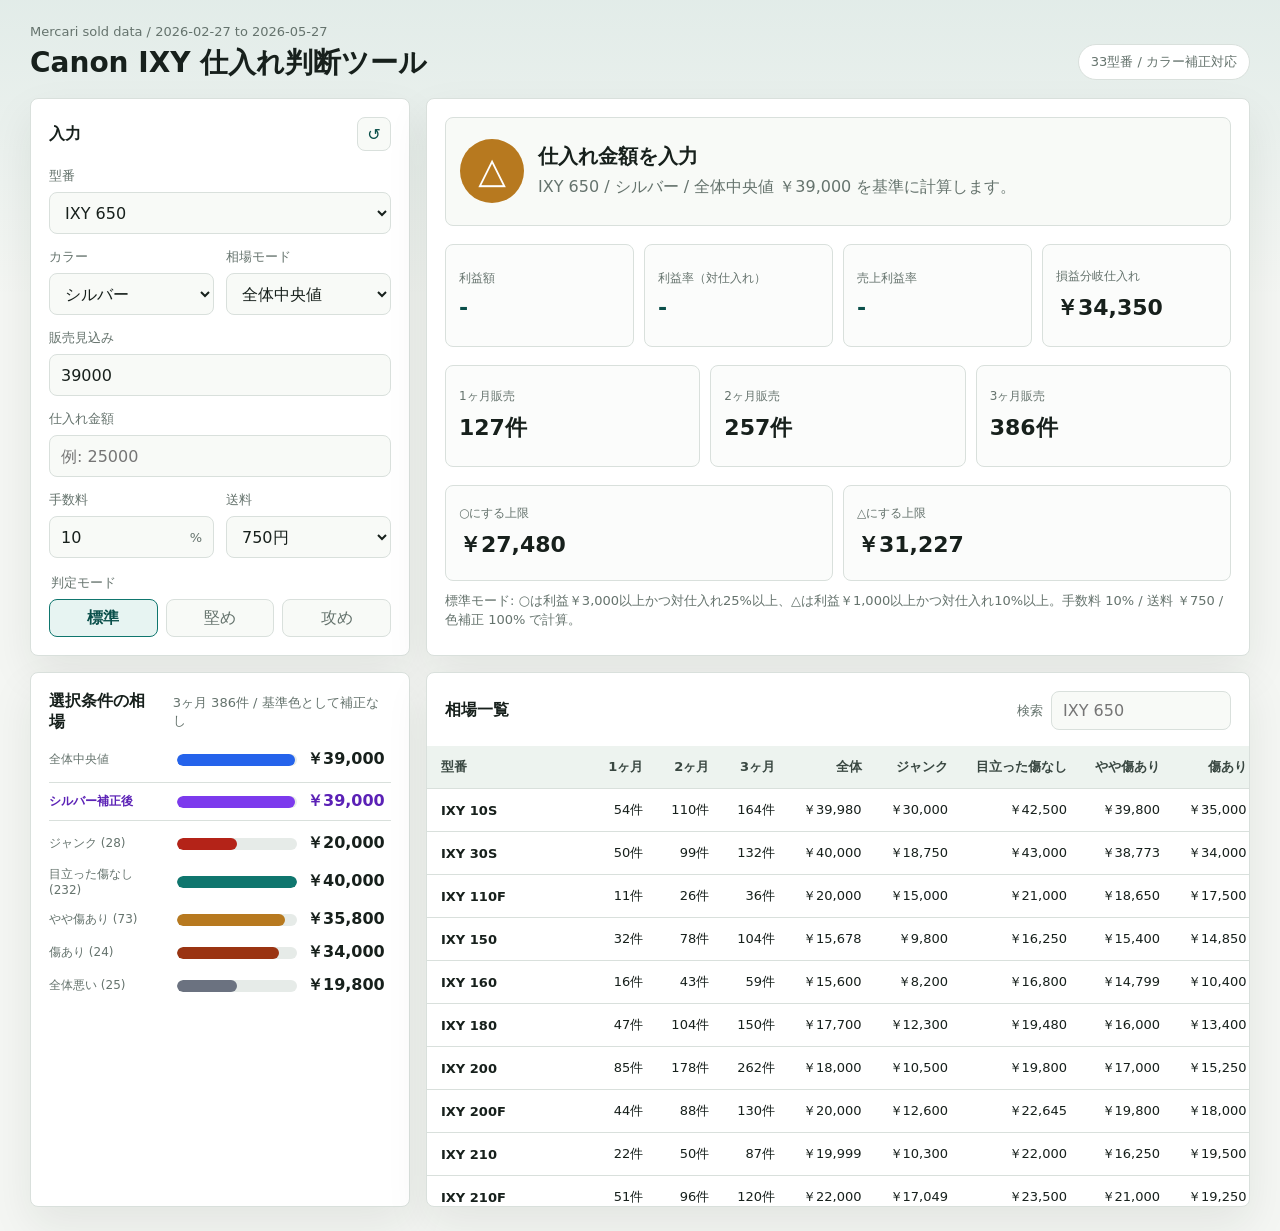
<file: index.html>
<!doctype html>
<html lang="ja">
  <head>
    <meta charset="utf-8" />
    <meta name="viewport" content="width=device-width, initial-scale=1" />
    <title>Canon IXY 仕入れ判断ツール</title>
    <link rel="stylesheet" href="./styles.css" />
  </head>
  <body>
    <main class="app-shell">
      <section class="workspace">
        <header class="topbar">
          <div>
            <p class="eyebrow">Mercari sold data / 2026-02-27 to 2026-05-27</p>
            <h1>Canon IXY 仕入れ判断ツール</h1>
          </div>
          <div class="status-chip" id="datasetStatus">33型番 / カラー補正対応</div>
        </header>

        <section class="dashboard">
          <form class="panel input-panel" id="calculatorForm">
            <div class="panel-head">
              <h2>入力</h2>
              <button class="icon-button" type="button" id="resetButton" aria-label="入力をリセット" title="入力をリセット">
                <span aria-hidden="true">↺</span>
              </button>
            </div>

            <label class="field">
              <span>型番</span>
              <select id="modelSelect"></select>
            </label>

            <div class="grid-2">
              <label class="field">
                <span>カラー</span>
                <select id="colorSelect">
                  <option value="silver">シルバー</option>
                  <option value="black">ブラック</option>
                  <option value="pink">ピンク</option>
                  <option value="other">その他</option>
                </select>
              </label>

              <label class="field">
                <span>相場モード</span>
                <select id="basisSelect">
                  <option value="overall">全体中央値</option>
                  <option value="junk">ジャンク</option>
                  <option value="good">目立った傷や汚れなし</option>
                  <option value="fair">やや傷や汚れあり</option>
                  <option value="poor">傷や汚れあり</option>
                  <option value="veryPoor">全体的に状態が悪い</option>
                </select>
              </label>
            </div>

            <label class="field">
              <span>販売見込み</span>
              <input id="salePrice" type="number" min="0" step="100" inputmode="numeric" />
            </label>

            <label class="field">
              <span>仕入れ金額</span>
              <input id="buyPrice" type="number" min="0" step="100" inputmode="numeric" placeholder="例: 25000" />
            </label>

            <div class="grid-2">
              <label class="field">
                <span>手数料</span>
                <div class="suffix-input">
                  <input id="feeRate" type="number" min="0" max="40" step="0.1" value="10" />
                  <span>%</span>
                </div>
              </label>

              <label class="field">
                <span>送料</span>
                <select id="shippingPreset">
                  <option value="0">0円</option>
                  <option value="450">450円</option>
                  <option value="750" selected>750円</option>
                  <option value="850">850円</option>
                  <option value="1050">1,050円</option>
                  <option value="custom">手入力</option>
                </select>
              </label>
            </div>

            <label class="field compact" id="customShippingWrap" hidden>
              <span>送料を手入力</span>
              <input id="shippingCost" type="number" min="0" step="10" inputmode="numeric" value="750" />
            </label>

            <fieldset class="mode-group">
              <legend>判定モード</legend>
              <label>
                <input type="radio" name="judgeMode" value="standard" checked />
                <span>標準</span>
              </label>
              <label>
                <input type="radio" name="judgeMode" value="conservative" />
                <span>堅め</span>
              </label>
              <label>
                <input type="radio" name="judgeMode" value="aggressive" />
                <span>攻め</span>
              </label>
            </fieldset>
          </form>

          <section class="panel result-panel" aria-live="polite">
            <div class="decision" id="decisionBox">
              <div class="decision-mark" id="decisionMark">△</div>
              <div>
                <p class="decision-label" id="decisionLabel">条件を入力してください</p>
                <p class="decision-note" id="decisionNote">型番、カラー、仕入れ金額から判定します。</p>
              </div>
            </div>

            <div class="metrics">
              <article>
                <span>利益額</span>
                <strong id="profitAmount">-</strong>
              </article>
              <article>
                <span>利益率（対仕入れ）</span>
                <strong id="roiRate">-</strong>
              </article>
              <article>
                <span>売上利益率</span>
                <strong id="salesMargin">-</strong>
              </article>
              <article>
                <span>損益分岐仕入れ</span>
                <strong id="breakEven">-</strong>
              </article>
            </div>

            <div class="sales-window" aria-label="販売数">
              <article>
                <span>1ヶ月販売</span>
                <strong id="salesOneMonth">-</strong>
              </article>
              <article>
                <span>2ヶ月販売</span>
                <strong id="salesTwoMonths">-</strong>
              </article>
              <article>
                <span>3ヶ月販売</span>
                <strong id="salesThreeMonths">-</strong>
              </article>
            </div>

            <div class="thresholds">
              <div>
                <span>○にする上限</span>
                <strong id="circleLimit">-</strong>
              </div>
              <div>
                <span>△にする上限</span>
                <strong id="triangleLimit">-</strong>
              </div>
              <p id="thresholdText"></p>
            </div>
          </section>
        </section>

        <section class="market-section">
          <section class="panel market-panel">
            <div class="panel-head">
              <h2>選択条件の相場</h2>
              <span id="modelCount"></span>
            </div>
            <div class="price-bars" id="priceBars"></div>
          </section>

          <section class="panel table-panel">
            <div class="panel-head">
              <h2>相場一覧</h2>
              <label class="table-filter">
                <span>検索</span>
                <input id="tableSearch" type="search" placeholder="IXY 650" />
              </label>
            </div>
            <div class="table-wrap">
              <table>
                <thead>
                  <tr>
                    <th>型番</th>
                    <th>1ヶ月</th>
                    <th>2ヶ月</th>
                    <th>3ヶ月</th>
                    <th>全体</th>
                    <th>ジャンク</th>
                    <th>目立った傷なし</th>
                    <th>やや傷あり</th>
                    <th>傷あり</th>
                    <th>全体悪い</th>
                  </tr>
                </thead>
                <tbody id="marketTable"></tbody>
              </table>
            </div>
          </section>
        </section>
      </section>
    </main>

    <script src="./app.js"></script>
  </body>
</html>
</file>
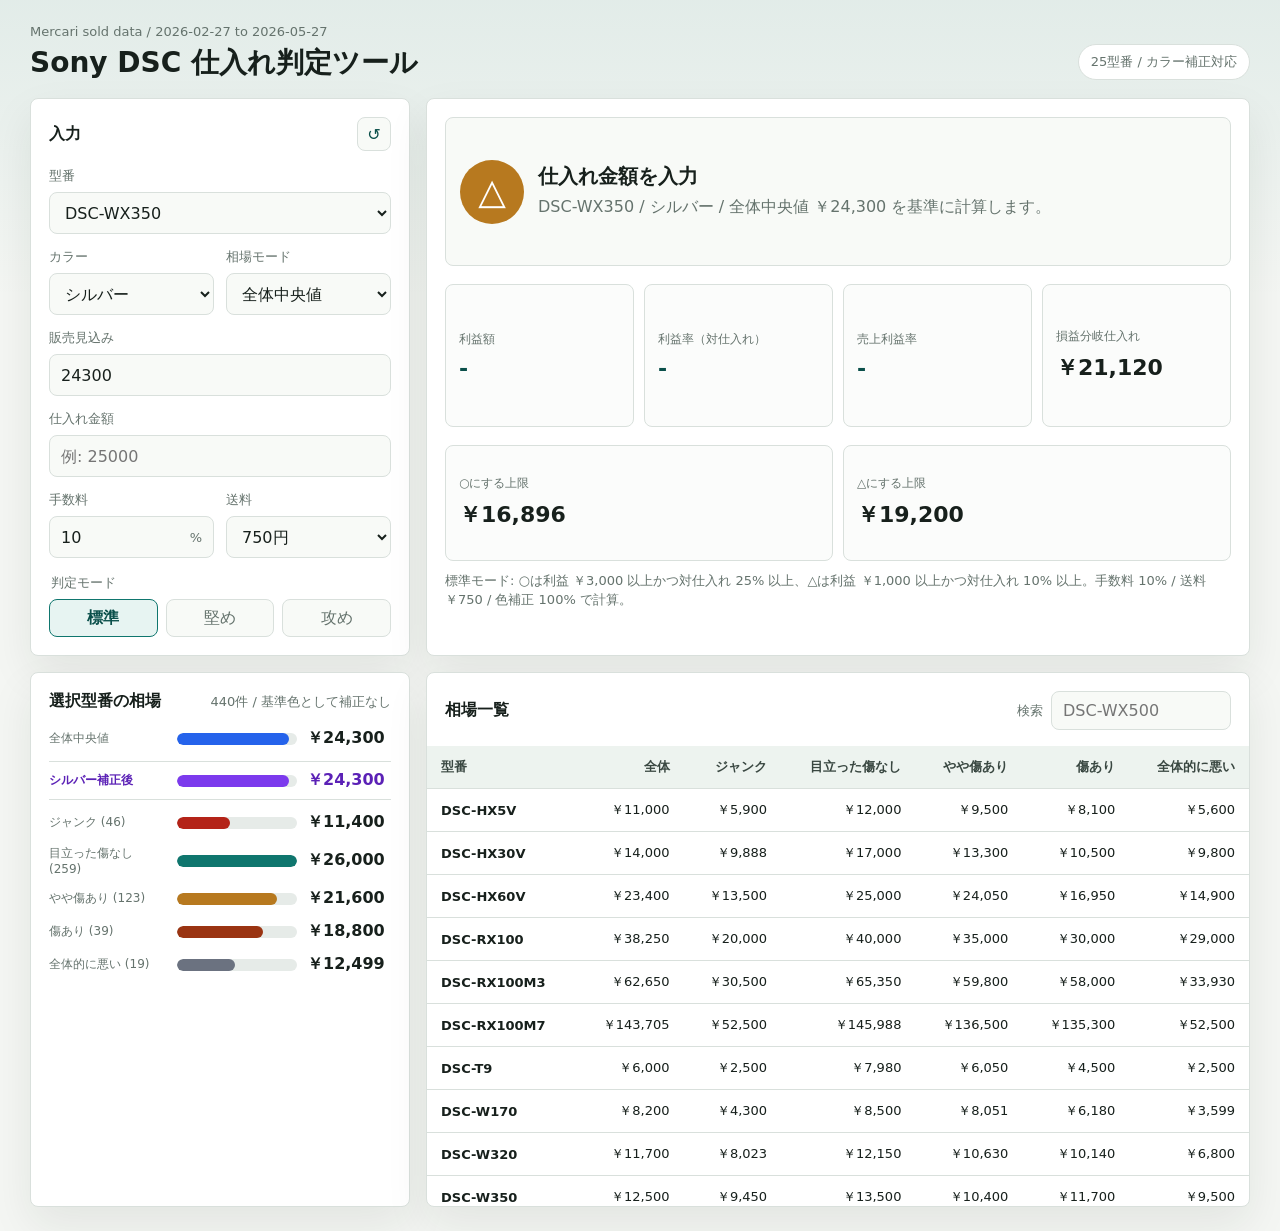
<file: dsc/index.html>
<!doctype html>
<html lang="ja">
  <head>
    <meta charset="utf-8" />
    <meta name="viewport" content="width=device-width, initial-scale=1" />
    <title>Sony DSC 仕入れ判定ツール</title>
    <link rel="stylesheet" href="./styles.css" />
  </head>
  <body>
    <main class="app-shell">
      <section class="workspace">
        <header class="topbar">
          <div>
            <p class="eyebrow">Mercari sold data / 2026-02-27 to 2026-05-27</p>
            <h1>Sony DSC 仕入れ判定ツール</h1>
          </div>
          <div class="status-chip" id="datasetStatus">25型番 / カラー補正対応</div>
        </header>

        <section class="dashboard">
          <form class="panel input-panel" id="calculatorForm">
            <div class="panel-head">
              <h2>入力</h2>
              <button class="icon-button" type="button" id="resetButton" aria-label="入力をリセット" title="入力をリセット">
                <span aria-hidden="true">↺</span>
              </button>
            </div>

            <label class="field">
              <span>型番</span>
              <select id="modelSelect"></select>
            </label>

            <div class="grid-2">
              <label class="field">
                <span>カラー</span>
                <select id="colorSelect">
                  <option value="silver">シルバー</option>
                  <option value="black">ブラック</option>
                  <option value="pink">ピンク</option>
                  <option value="other">その他</option>
                </select>
              </label>

              <label class="field">
                <span>相場モード</span>
                <select id="basisSelect">
                  <option value="overall">全体中央値</option>
                  <option value="junk">ジャンク</option>
                  <option value="good">目立った傷や汚れなし</option>
                  <option value="fair">やや傷や汚れあり</option>
                  <option value="poor">傷や汚れあり</option>
                  <option value="veryPoor">全体的に状態が悪い</option>
                </select>
              </label>
            </div>

            <label class="field">
              <span>販売見込み</span>
              <input id="salePrice" type="number" min="0" step="100" inputmode="numeric" />
            </label>

            <label class="field">
              <span>仕入れ金額</span>
              <input id="buyPrice" type="number" min="0" step="100" inputmode="numeric" placeholder="例: 25000" />
            </label>

            <div class="grid-2">
              <label class="field">
                <span>手数料</span>
                <div class="suffix-input">
                  <input id="feeRate" type="number" min="0" max="40" step="0.1" value="10" />
                  <span>%</span>
                </div>
              </label>

              <label class="field">
                <span>送料</span>
                <select id="shippingPreset">
                  <option value="0">0円</option>
                  <option value="450">450円</option>
                  <option value="750" selected>750円</option>
                  <option value="850">850円</option>
                  <option value="1050">1,050円</option>
                  <option value="custom">手入力</option>
                </select>
              </label>
            </div>

            <label class="field compact" id="customShippingWrap" hidden>
              <span>送料を手入力</span>
              <input id="shippingCost" type="number" min="0" step="10" inputmode="numeric" value="750" />
            </label>

            <fieldset class="mode-group">
              <legend>判定モード</legend>
              <label>
                <input type="radio" name="judgeMode" value="standard" checked />
                <span>標準</span>
              </label>
              <label>
                <input type="radio" name="judgeMode" value="conservative" />
                <span>堅め</span>
              </label>
              <label>
                <input type="radio" name="judgeMode" value="aggressive" />
                <span>攻め</span>
              </label>
            </fieldset>
          </form>

          <section class="panel result-panel" aria-live="polite">
            <div class="decision" id="decisionBox">
              <div class="decision-mark" id="decisionMark">△</div>
              <div>
                <p class="decision-label" id="decisionLabel">条件を入力してください</p>
                <p class="decision-note" id="decisionNote">型番、カラー、仕入れ金額から判定します。</p>
              </div>
            </div>

            <div class="metrics">
              <article>
                <span>利益額</span>
                <strong id="profitAmount">-</strong>
              </article>
              <article>
                <span>利益率（対仕入れ）</span>
                <strong id="roiRate">-</strong>
              </article>
              <article>
                <span>売上利益率</span>
                <strong id="salesMargin">-</strong>
              </article>
              <article>
                <span>損益分岐仕入れ</span>
                <strong id="breakEven">-</strong>
              </article>
            </div>

            <div class="thresholds">
              <div>
                <span>○にする上限</span>
                <strong id="circleLimit">-</strong>
              </div>
              <div>
                <span>△にする上限</span>
                <strong id="triangleLimit">-</strong>
              </div>
              <p id="thresholdText"></p>
            </div>
          </section>
        </section>

        <section class="market-section">
          <section class="panel market-panel">
            <div class="panel-head">
              <h2>選択型番の相場</h2>
              <span id="modelCount"></span>
            </div>
            <div class="price-bars" id="priceBars"></div>
          </section>

          <section class="panel table-panel">
            <div class="panel-head">
              <h2>相場一覧</h2>
              <label class="table-filter">
                <span>検索</span>
                <input id="tableSearch" type="search" placeholder="DSC-WX500" />
              </label>
            </div>
            <div class="table-wrap">
              <table>
                <thead>
                  <tr>
                    <th>型番</th>
                    <th>全体</th>
                    <th>ジャンク</th>
                    <th>目立った傷なし</th>
                    <th>やや傷あり</th>
                    <th>傷あり</th>
                    <th>全体的に悪い</th>
                  </tr>
                </thead>
                <tbody id="marketTable"></tbody>
              </table>
            </div>
          </section>
        </section>
      </section>
    </main>

    <script src="./app.js"></script>
  </body>
</html>
</file>
<file: styles.css>
:root {
  --bg: #f4f6f3;
  --surface: #ffffff;
  --surface-2: #f8faf7;
  --ink: #17201c;
  --muted: #65736d;
  --line: #d9e0dc;
  --teal: #0f766e;
  --teal-dark: #0a4f4a;
  --amber: #b7791f;
  --red: #b42318;
  --blue: #2563eb;
  --shadow: 0 18px 44px rgba(23, 32, 28, 0.08);
}

* {
  box-sizing: border-box;
}

[hidden] {
  display: none !important;
}

body {
  margin: 0;
  background:
    linear-gradient(180deg, rgba(15, 118, 110, 0.08), transparent 300px),
    var(--bg);
  color: var(--ink);
  font-family:
    "Yu Gothic UI",
    "Meiryo",
    system-ui,
    -apple-system,
    BlinkMacSystemFont,
    sans-serif;
}

button,
input,
select {
  font: inherit;
}

.app-shell {
  min-height: 100vh;
  padding: 24px;
}

.workspace {
  width: min(1220px, 100%);
  margin: 0 auto;
}

.topbar {
  display: flex;
  align-items: flex-end;
  justify-content: space-between;
  gap: 20px;
  margin-bottom: 18px;
}

.eyebrow {
  margin: 0 0 6px;
  color: var(--muted);
  font-size: 13px;
}

h1,
h2,
p {
  margin: 0;
}

h1 {
  font-size: 28px;
  line-height: 1.25;
  letter-spacing: 0;
}

h2 {
  font-size: 16px;
  letter-spacing: 0;
}

.status-chip {
  border: 1px solid var(--line);
  background: var(--surface);
  border-radius: 999px;
  padding: 8px 12px;
  color: var(--muted);
  font-size: 13px;
  white-space: nowrap;
}

.dashboard,
.market-section {
  display: grid;
  gap: 16px;
}

.dashboard {
  grid-template-columns: 380px minmax(0, 1fr);
  align-items: stretch;
}

.market-section {
  grid-template-columns: 380px minmax(0, 1fr);
  margin-top: 16px;
}

.panel {
  background: var(--surface);
  border: 1px solid var(--line);
  border-radius: 8px;
  box-shadow: var(--shadow);
}

.input-panel,
.result-panel,
.market-panel {
  padding: 18px;
}

.panel-head {
  display: flex;
  align-items: center;
  justify-content: space-between;
  gap: 12px;
  margin-bottom: 16px;
}

.icon-button {
  width: 34px;
  height: 34px;
  display: inline-grid;
  place-items: center;
  border: 1px solid var(--line);
  border-radius: 8px;
  background: var(--surface-2);
  color: var(--teal-dark);
  cursor: pointer;
}

.icon-button:hover {
  border-color: var(--teal);
}

.field {
  display: grid;
  gap: 7px;
  margin-bottom: 14px;
}

.field span,
.mode-group legend,
.table-filter span {
  color: var(--muted);
  font-size: 13px;
}

.field.compact {
  margin-top: -4px;
}

input,
select {
  width: 100%;
  min-height: 42px;
  border: 1px solid var(--line);
  border-radius: 8px;
  background: var(--surface-2);
  color: var(--ink);
  padding: 9px 11px;
  outline: none;
}

input:focus,
select:focus {
  border-color: var(--teal);
  box-shadow: 0 0 0 3px rgba(15, 118, 110, 0.12);
}

.grid-2 {
  display: grid;
  grid-template-columns: 1fr 1fr;
  gap: 12px;
}

.suffix-input {
  position: relative;
}

.suffix-input input {
  padding-right: 34px;
}

.suffix-input span {
  position: absolute;
  right: 12px;
  top: 50%;
  transform: translateY(-50%);
}

.mode-group {
  display: grid;
  grid-template-columns: repeat(3, 1fr);
  gap: 8px;
  border: 0;
  padding: 0;
  margin: 2px 0 0;
}

.mode-group legend {
  grid-column: 1 / -1;
  margin-bottom: 7px;
}

.mode-group label {
  position: relative;
  min-height: 38px;
}

.mode-group input {
  position: absolute;
  opacity: 0;
  pointer-events: none;
}

.mode-group span {
  display: grid;
  place-items: center;
  height: 38px;
  border: 1px solid var(--line);
  border-radius: 8px;
  background: var(--surface-2);
  color: var(--muted);
  cursor: pointer;
}

.mode-group input:checked + span {
  border-color: var(--teal);
  background: #e7f4f2;
  color: var(--teal-dark);
  font-weight: 700;
}

.result-panel {
  display: grid;
  align-content: stretch;
  gap: 18px;
}

.decision {
  display: flex;
  align-items: center;
  gap: 14px;
  min-height: 94px;
  border: 1px solid var(--line);
  border-radius: 8px;
  padding: 14px;
  background: var(--surface-2);
}

.decision-mark {
  width: 64px;
  height: 64px;
  display: grid;
  place-items: center;
  flex: 0 0 auto;
  border-radius: 50%;
  color: #fff;
  background: var(--amber);
  font-size: 36px;
  font-weight: 800;
  line-height: 1;
}

.decision.circle .decision-mark {
  background: var(--teal);
}

.decision.cross .decision-mark {
  background: var(--red);
}

.decision-label {
  font-size: 20px;
  font-weight: 800;
  margin-bottom: 5px;
}

.decision-note {
  color: var(--muted);
  line-height: 1.55;
}

.metrics {
  display: grid;
  grid-template-columns: repeat(4, minmax(0, 1fr));
  gap: 10px;
}

.sales-window {
  display: grid;
  grid-template-columns: repeat(3, minmax(0, 1fr));
  gap: 10px;
}

.metrics article,
.sales-window article,
.thresholds div {
  min-height: 88px;
  display: grid;
  align-content: center;
  gap: 8px;
  border: 1px solid var(--line);
  border-radius: 8px;
  padding: 13px;
  background: #fbfcfb;
}

.metrics span,
.sales-window span,
.thresholds span {
  color: var(--muted);
  font-size: 12px;
}

.metrics strong,
.sales-window strong,
.thresholds strong {
  font-size: 22px;
  letter-spacing: 0;
}

.thresholds {
  display: grid;
  grid-template-columns: 1fr 1fr;
  gap: 10px;
}

.thresholds p {
  grid-column: 1 / -1;
  color: var(--muted);
  font-size: 13px;
  line-height: 1.5;
}

.market-panel {
  min-height: 340px;
}

#modelCount {
  color: var(--muted);
  font-size: 13px;
}

.price-bars {
  display: grid;
  gap: 12px;
}

.bar-row {
  display: grid;
  grid-template-columns: 118px minmax(0, 1fr) 84px;
  align-items: center;
  gap: 10px;
}

.bar-row span {
  color: var(--muted);
  font-size: 12px;
}

.bar-track {
  height: 12px;
  overflow: hidden;
  border-radius: 999px;
  background: #e6ebe8;
}

.bar-fill {
  width: var(--bar);
  height: 100%;
  border-radius: inherit;
  background: var(--bar-color, var(--teal));
}

.adjusted-row {
  padding: 8px 0;
  border-top: 1px solid var(--line);
  border-bottom: 1px solid var(--line);
}

.adjusted-row span,
.adjusted-row strong {
  color: #5b21b6;
  font-weight: 800;
}

.table-panel {
  overflow: hidden;
}

.table-panel .panel-head {
  padding: 18px 18px 0;
}

.table-filter {
  display: grid;
  grid-template-columns: auto 180px;
  align-items: center;
  gap: 8px;
}

.table-filter input {
  min-height: 36px;
}

.table-wrap {
  overflow: auto;
  max-height: 460px;
}

table {
  width: 100%;
  border-collapse: collapse;
  min-width: 920px;
}

th,
td {
  padding: 12px 14px;
  border-bottom: 1px solid var(--line);
  text-align: right;
  white-space: nowrap;
  font-size: 13px;
}

th:first-child,
td:first-child {
  text-align: left;
  font-weight: 700;
}

th {
  position: sticky;
  top: 0;
  z-index: 1;
  background: #edf3ef;
  color: #394741;
}

tbody tr {
  cursor: pointer;
}

tbody tr:hover,
tbody tr.selected {
  background: #eef8f5;
}

.negative {
  color: var(--red);
}

.positive {
  color: var(--teal-dark);
}

@media (max-width: 980px) {
  .dashboard,
  .market-section {
    grid-template-columns: 1fr;
  }

  .metrics {
    grid-template-columns: repeat(2, minmax(0, 1fr));
  }
}

@media (max-width: 640px) {
  .app-shell {
    padding: 14px;
  }

  .topbar {
    align-items: flex-start;
    flex-direction: column;
  }

  h1 {
    font-size: 23px;
  }

  .grid-2,
  .metrics,
  .thresholds,
  .mode-group {
    grid-template-columns: 1fr;
  }

  .thresholds p {
    grid-column: auto;
  }

  .decision {
    align-items: flex-start;
  }

  .decision-mark {
    width: 54px;
    height: 54px;
    font-size: 30px;
  }

  .table-filter {
    grid-template-columns: 1fr;
    width: 100%;
  }
}
</file>
<file: dsc/styles.css>
:root {
  --bg: #f4f6f3;
  --surface: #ffffff;
  --surface-2: #f8faf7;
  --ink: #17201c;
  --muted: #65736d;
  --line: #d9e0dc;
  --teal: #0f766e;
  --teal-dark: #0a4f4a;
  --amber: #b7791f;
  --red: #b42318;
  --blue: #2563eb;
  --shadow: 0 18px 44px rgba(23, 32, 28, 0.08);
}

* {
  box-sizing: border-box;
}

[hidden] {
  display: none !important;
}

body {
  margin: 0;
  background:
    linear-gradient(180deg, rgba(15, 118, 110, 0.08), transparent 300px),
    var(--bg);
  color: var(--ink);
  font-family:
    "Yu Gothic UI",
    "Meiryo",
    system-ui,
    -apple-system,
    BlinkMacSystemFont,
    sans-serif;
}

button,
input,
select {
  font: inherit;
}

.app-shell {
  min-height: 100vh;
  padding: 24px;
}

.workspace {
  width: min(1220px, 100%);
  margin: 0 auto;
}

.topbar {
  display: flex;
  align-items: flex-end;
  justify-content: space-between;
  gap: 20px;
  margin-bottom: 18px;
}

.eyebrow {
  margin: 0 0 6px;
  color: var(--muted);
  font-size: 13px;
}

h1,
h2,
p {
  margin: 0;
}

h1 {
  font-size: 28px;
  line-height: 1.25;
  letter-spacing: 0;
}

h2 {
  font-size: 16px;
  letter-spacing: 0;
}

.status-chip {
  border: 1px solid var(--line);
  background: var(--surface);
  border-radius: 999px;
  padding: 8px 12px;
  color: var(--muted);
  font-size: 13px;
  white-space: nowrap;
}

.dashboard,
.market-section {
  display: grid;
  gap: 16px;
}

.dashboard {
  grid-template-columns: 380px minmax(0, 1fr);
  align-items: stretch;
}

.market-section {
  grid-template-columns: 380px minmax(0, 1fr);
  margin-top: 16px;
}

.panel {
  background: var(--surface);
  border: 1px solid var(--line);
  border-radius: 8px;
  box-shadow: var(--shadow);
}

.input-panel,
.result-panel,
.market-panel {
  padding: 18px;
}

.panel-head {
  display: flex;
  align-items: center;
  justify-content: space-between;
  gap: 12px;
  margin-bottom: 16px;
}

.icon-button {
  width: 34px;
  height: 34px;
  display: inline-grid;
  place-items: center;
  border: 1px solid var(--line);
  border-radius: 8px;
  background: var(--surface-2);
  color: var(--teal-dark);
  cursor: pointer;
}

.icon-button:hover {
  border-color: var(--teal);
}

.field {
  display: grid;
  gap: 7px;
  margin-bottom: 14px;
}

.field span,
.mode-group legend,
.table-filter span {
  color: var(--muted);
  font-size: 13px;
}

.field.compact {
  margin-top: -4px;
}

input,
select {
  width: 100%;
  min-height: 42px;
  border: 1px solid var(--line);
  border-radius: 8px;
  background: var(--surface-2);
  color: var(--ink);
  padding: 9px 11px;
  outline: none;
}

input:focus,
select:focus {
  border-color: var(--teal);
  box-shadow: 0 0 0 3px rgba(15, 118, 110, 0.12);
}

.grid-2 {
  display: grid;
  grid-template-columns: 1fr 1fr;
  gap: 12px;
}

.suffix-input {
  position: relative;
}

.suffix-input input {
  padding-right: 34px;
}

.suffix-input span {
  position: absolute;
  right: 12px;
  top: 50%;
  transform: translateY(-50%);
}

.mode-group {
  display: grid;
  grid-template-columns: repeat(3, 1fr);
  gap: 8px;
  border: 0;
  padding: 0;
  margin: 2px 0 0;
}

.mode-group legend {
  grid-column: 1 / -1;
  margin-bottom: 7px;
}

.mode-group label {
  position: relative;
  min-height: 38px;
}

.mode-group input {
  position: absolute;
  opacity: 0;
  pointer-events: none;
}

.mode-group span {
  display: grid;
  place-items: center;
  height: 38px;
  border: 1px solid var(--line);
  border-radius: 8px;
  background: var(--surface-2);
  color: var(--muted);
  cursor: pointer;
}

.mode-group input:checked + span {
  border-color: var(--teal);
  background: #e7f4f2;
  color: var(--teal-dark);
  font-weight: 700;
}

.result-panel {
  display: grid;
  align-content: stretch;
  gap: 18px;
}

.decision {
  display: flex;
  align-items: center;
  gap: 14px;
  min-height: 94px;
  border: 1px solid var(--line);
  border-radius: 8px;
  padding: 14px;
  background: var(--surface-2);
}

.decision-mark {
  width: 64px;
  height: 64px;
  display: grid;
  place-items: center;
  flex: 0 0 auto;
  border-radius: 50%;
  color: #fff;
  background: var(--amber);
  font-size: 36px;
  font-weight: 800;
  line-height: 1;
}

.decision.circle .decision-mark {
  background: var(--teal);
}

.decision.cross .decision-mark {
  background: var(--red);
}

.decision-label {
  font-size: 20px;
  font-weight: 800;
  margin-bottom: 5px;
}

.decision-note {
  color: var(--muted);
  line-height: 1.55;
}

.metrics {
  display: grid;
  grid-template-columns: repeat(4, minmax(0, 1fr));
  gap: 10px;
}

.metrics article,
.thresholds div {
  min-height: 88px;
  display: grid;
  align-content: center;
  gap: 8px;
  border: 1px solid var(--line);
  border-radius: 8px;
  padding: 13px;
  background: #fbfcfb;
}

.metrics span,
.thresholds span {
  color: var(--muted);
  font-size: 12px;
}

.metrics strong,
.thresholds strong {
  font-size: 22px;
  letter-spacing: 0;
}

.thresholds {
  display: grid;
  grid-template-columns: 1fr 1fr;
  gap: 10px;
}

.thresholds p {
  grid-column: 1 / -1;
  color: var(--muted);
  font-size: 13px;
  line-height: 1.5;
}

.market-panel {
  min-height: 340px;
}

#modelCount {
  color: var(--muted);
  font-size: 13px;
}

.price-bars {
  display: grid;
  gap: 12px;
}

.bar-row {
  display: grid;
  grid-template-columns: 118px minmax(0, 1fr) 84px;
  align-items: center;
  gap: 10px;
}

.bar-row span {
  color: var(--muted);
  font-size: 12px;
}

.bar-track {
  height: 12px;
  overflow: hidden;
  border-radius: 999px;
  background: #e6ebe8;
}

.bar-fill {
  width: var(--bar);
  height: 100%;
  border-radius: inherit;
  background: var(--bar-color, var(--teal));
}

.adjusted-row {
  padding: 8px 0;
  border-top: 1px solid var(--line);
  border-bottom: 1px solid var(--line);
}

.adjusted-row span,
.adjusted-row strong {
  color: #5b21b6;
  font-weight: 800;
}

.table-panel {
  overflow: hidden;
}

.table-panel .panel-head {
  padding: 18px 18px 0;
}

.table-filter {
  display: grid;
  grid-template-columns: auto 180px;
  align-items: center;
  gap: 8px;
}

.table-filter input {
  min-height: 36px;
}

.table-wrap {
  overflow: auto;
  max-height: 460px;
}

table {
  width: 100%;
  border-collapse: collapse;
  min-width: 780px;
}

th,
td {
  padding: 12px 14px;
  border-bottom: 1px solid var(--line);
  text-align: right;
  white-space: nowrap;
  font-size: 13px;
}

th:first-child,
td:first-child {
  text-align: left;
  font-weight: 700;
}

th {
  position: sticky;
  top: 0;
  z-index: 1;
  background: #edf3ef;
  color: #394741;
}

tbody tr {
  cursor: pointer;
}

tbody tr:hover,
tbody tr.selected {
  background: #eef8f5;
}

.negative {
  color: var(--red);
}

.positive {
  color: var(--teal-dark);
}

@media (max-width: 980px) {
  .dashboard,
  .market-section {
    grid-template-columns: 1fr;
  }

  .metrics {
    grid-template-columns: repeat(2, minmax(0, 1fr));
  }
}

@media (max-width: 640px) {
  .app-shell {
    padding: 14px;
  }

  .topbar {
    align-items: flex-start;
    flex-direction: column;
  }

  h1 {
    font-size: 23px;
  }

  .grid-2,
  .metrics,
  .thresholds,
  .mode-group {
    grid-template-columns: 1fr;
  }

  .thresholds p {
    grid-column: auto;
  }

  .decision {
    align-items: flex-start;
  }

  .decision-mark {
    width: 54px;
    height: 54px;
    font-size: 30px;
  }

  .table-filter {
    grid-template-columns: 1fr;
    width: 100%;
  }
}
</file>
